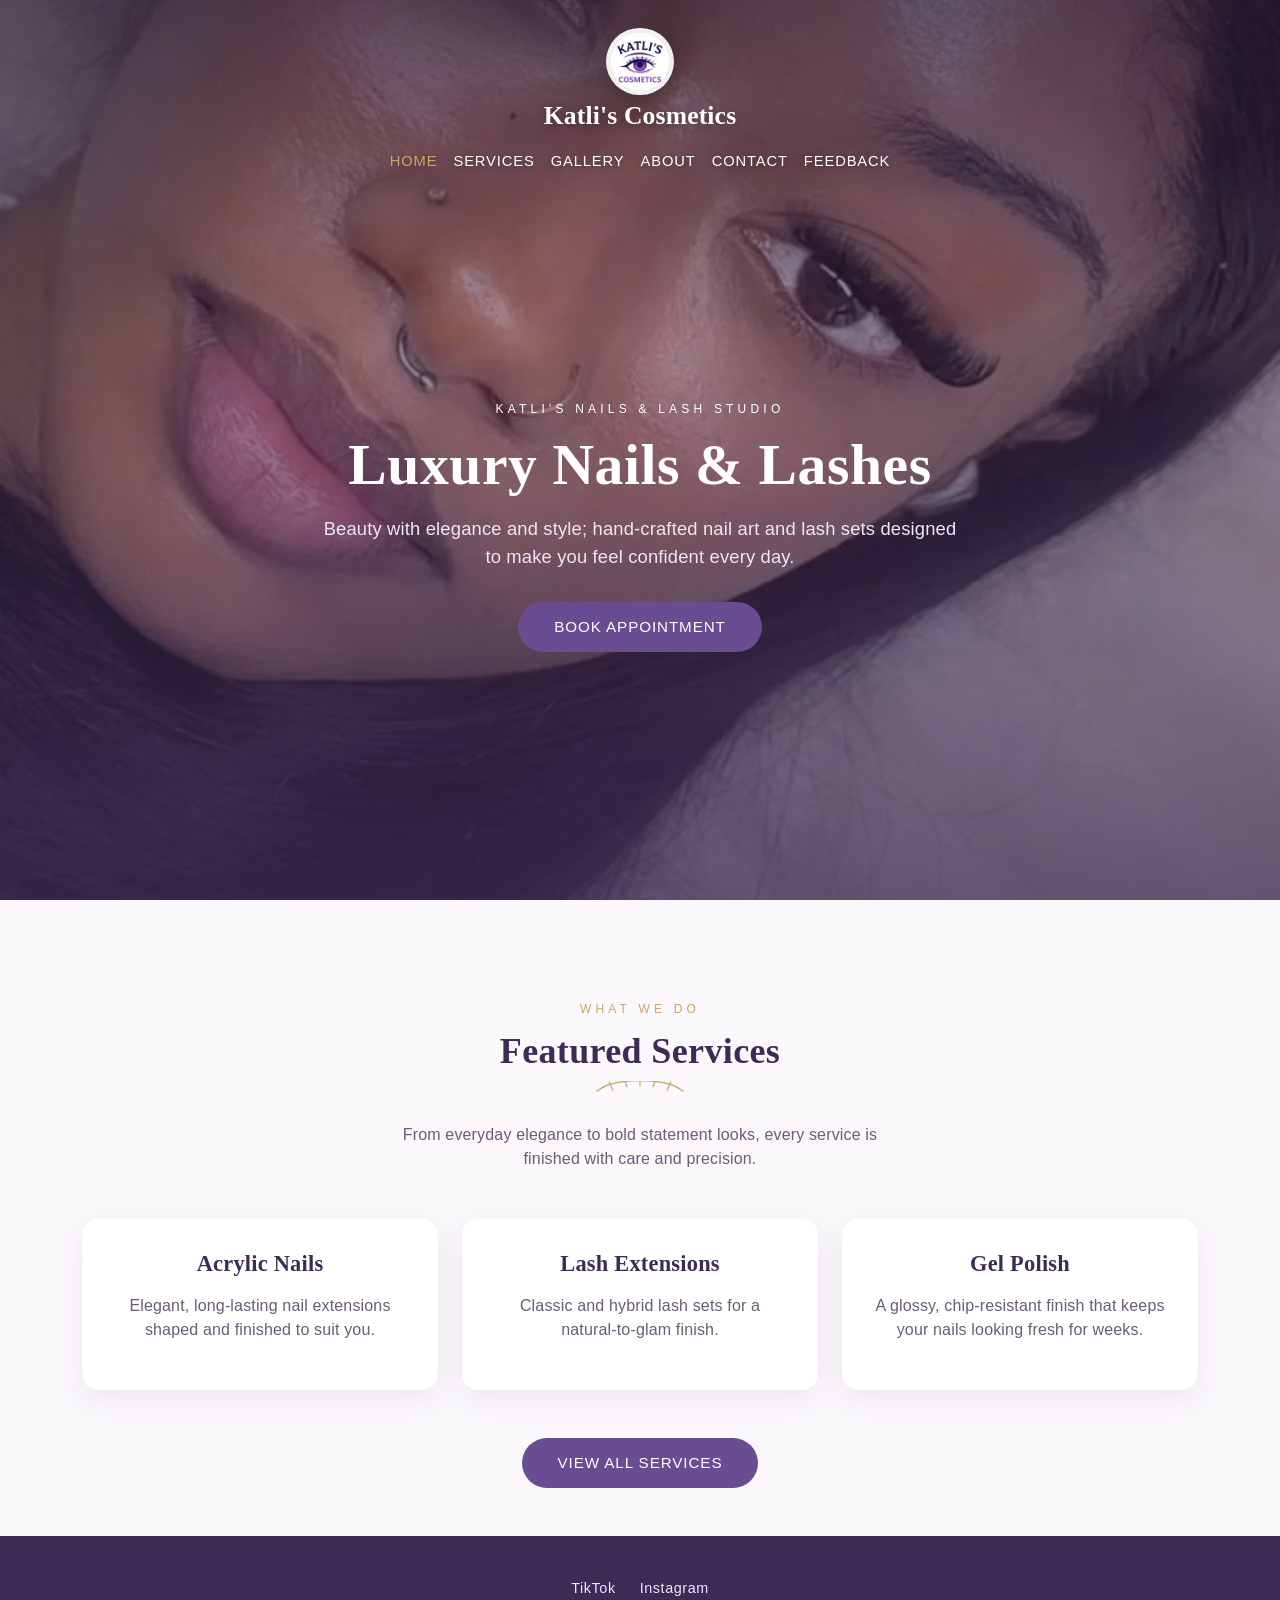
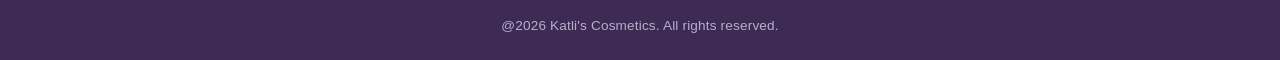
<file: index.html>
<!DOCTYPE html>
<html lang="en">

<head>
    <meta charset="UTF-8">
    <meta name="viewport" content="width=device-width, initial-scale=1.0">
    <title>Katli's Cosmetics | Luxury Nails & Lashes</title>
    <meta name="description" content="Katli's Cosmetics offers professional nail and lash services in Botswana. Book your luxury nail or lash appointment today.">

    <link href="https://cdn.jsdelivr.net/npm/bootstrap@5.3.7/dist/css/bootstrap.min.css" rel="stylesheet">
    <link rel="stylesheet" href="css/style.css">
    <link rel="icon" type="image/jpeg" href="images/logo.jpg">
</head>

<body>

    <section class="hero-section has-image hero-tall" style="background-image: url('images/hybrid-lashes.jpg');">

        <header class="site-header">
            <div class="header-inner">
                <a href="index.html" class="brand">
                    <img src="images/logo.jpg" alt="Katli's Cosmetics logo" class="logo" width="66" height="66">
                    <span class="brand-name">Katli's Cosmetics</span>
                </a>

                <nav class="navbar navbar-expand-lg p-0">
                    <button class="navbar-toggler" type="button" data-bs-toggle="collapse" data-bs-target="#mainNav" aria-controls="mainNav" aria-expanded="false" aria-label="Toggle navigation">
                        <span class="navbar-toggler-icon"></span>
                    </button>
                    <div class="collapse navbar-collapse" id="mainNav">
                        <ul class="navbar-nav">
                            <li class="nav-item"><a class="nav-link active" href="index.html">Home</a></li>
                            <li class="nav-item"><a class="nav-link" href="services.html">Services</a></li>
                            <li class="nav-item"><a class="nav-link" href="gallery.html">Gallery</a></li>
                            <li class="nav-item"><a class="nav-link" href="about.html">About</a></li>
                            <li class="nav-item"><a class="nav-link" href="contact.html">Contact</a></li>
                            <li class="nav-item"><a class="nav-link" href="feedback.html">Feedback</a></li>
                        </ul>
                    </div>
                </nav>
            </div>
        </header>

        <div class="hero-content container">
            <span class="eyebrow">Katli's Nails & Lash Studio</span>
            <h1>Luxury Nails & Lashes</h1>
            <p>Beauty with elegance and style; hand-crafted nail art and lash sets designed to make you feel confident every day.</p>
            <a href="contact.html" class="btn btn-dark">Book Appointment</a>
        </div>
    </section>

    <!-- Featured Services -->
    <section class="container mt-5 pt-5">
        <div class="section-heading">
            <span class="eyebrow">What We Do</span>
            <h2>Featured Services</h2>
            <img src="images/lash-divider.svg" alt="" class="lash-divider" width="90" height="14">
            <p>From everyday elegance to bold statement looks, every service is finished with care and precision.</p>
        </div>

        <div class="row g-4">
            <div class="col-md-4">
                <div class="service-cards">
                    <h4>Acrylic Nails</h4>
                    <p>Elegant, long-lasting nail extensions shaped and finished to suit you.</p>
                </div>
            </div>

            <div class="col-md-4">
                <div class="service-cards">
                    <h4>Lash Extensions</h4>
                    <p>Classic and hybrid lash sets for a natural-to-glam finish.</p>
                </div>
            </div>

            <div class="col-md-4">
                <div class="service-cards">
                    <h4>Gel Polish</h4>
                    <p>A glossy, chip-resistant finish that keeps your nails looking fresh for weeks.</p>
                </div>
            </div>
        </div>

        <div class="text-center mt-5">
            <a href="services.html" class="btn btn-dark">View All Services</a>
        </div>
    </section>

    <!-- Footer -->
    <footer class="footer mt-5">
        <ul class="social-links">
            <li><a href="https://www.tiktok.com/@gwenmoralesss?_r=1&_t=ZS-96WnMBDbLxl" target="_blank" rel="noopener">TikTok</a></li>
            <li><a href="https://www.instagram.com/kls_tto?igsh=MWN1cXE5YjBpYnhsMQ==" target="_blank" rel="noopener">Instagram</a></li>
        </ul>
        <p> @2026 Katli's Cosmetics. All rights reserved.</p>
    </footer>

    <!-- Bootstrap Bundle (needed for the mobile nav toggler) -->
    <script src="https://cdn.jsdelivr.net/npm/bootstrap@5.3.7/dist/js/bootstrap.bundle.min.js"></script>
    <script src="script.js"></script>
</body>

</html>
</file>
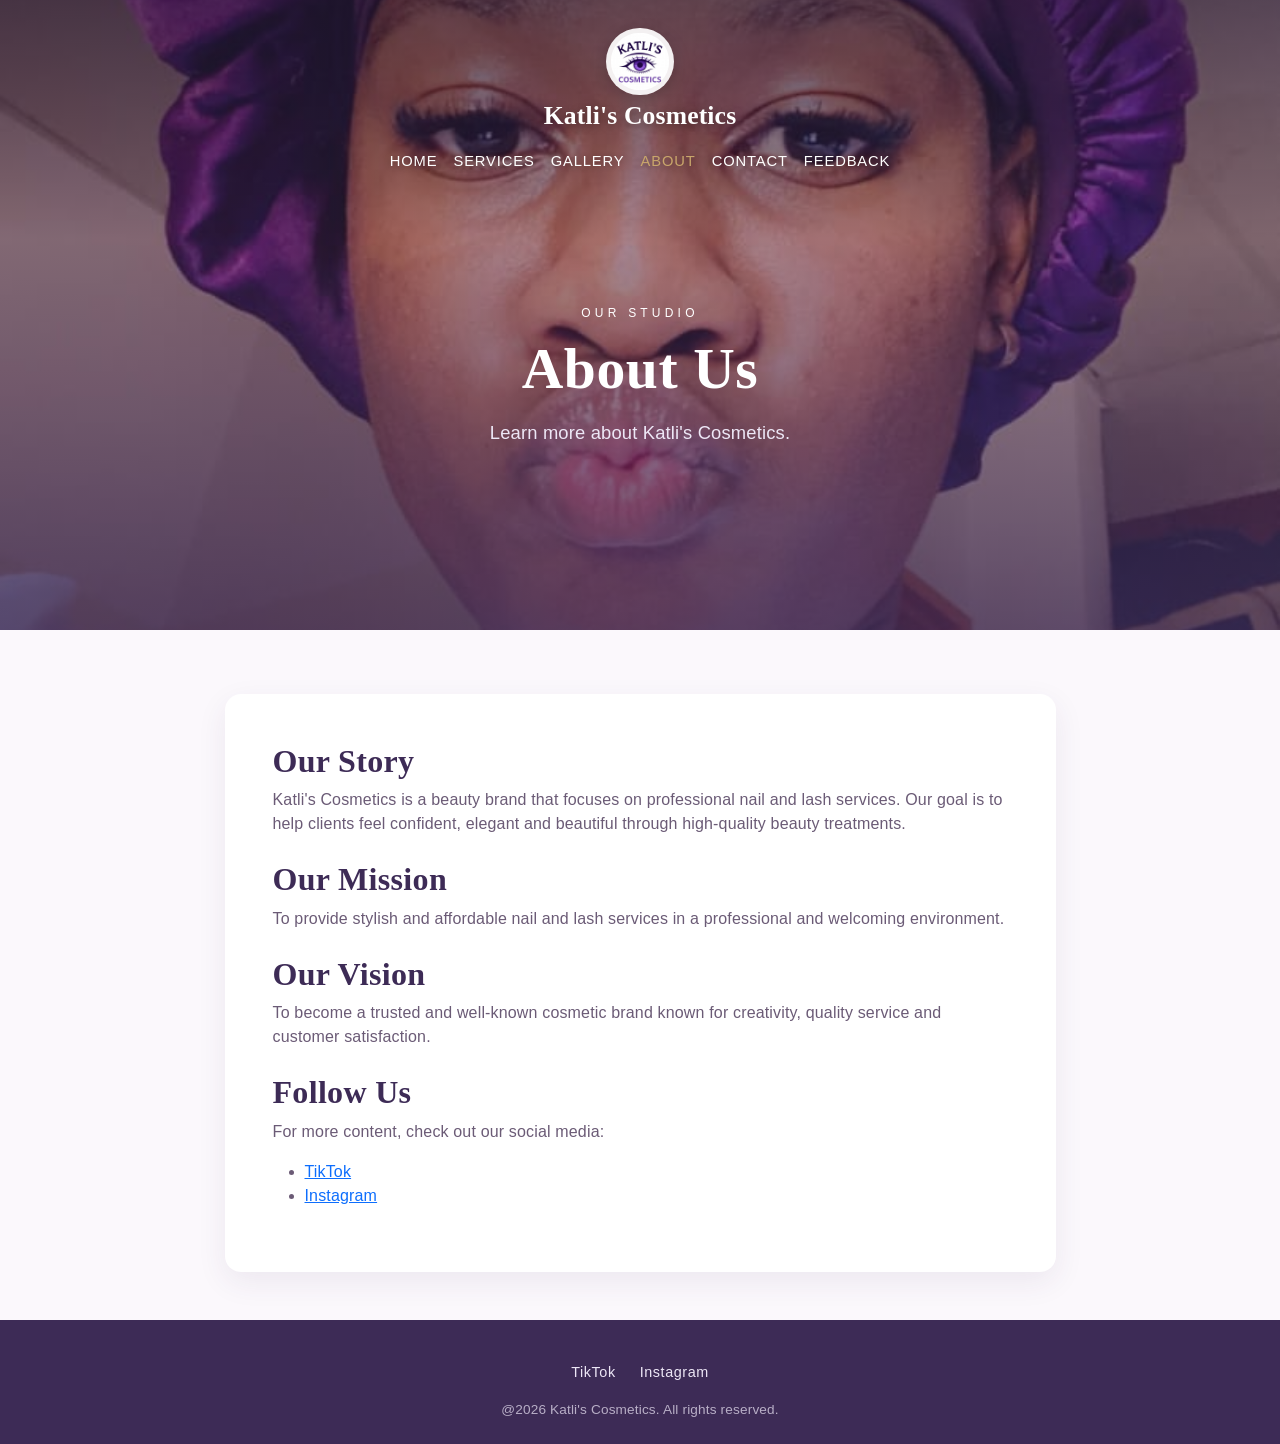
<file: about.html>
<!DOCTYPE html>
<html lang="en">

<head>
    <meta charset="UTF-8">
    <meta name="viewport" content="width=device-width, initial-scale=1.0">
    <title>About | Katli's Cosmetics</title>
    <meta name="description" content="Learn about Katli's Cosmetics our story, mission and vision as a nail and lash studio in Francistown.">

    <link href="https://cdn.jsdelivr.net/npm/bootstrap@5.3.7/dist/css/bootstrap.min.css" rel="stylesheet">
    <link rel="stylesheet" href="css/style.css">
    <link rel="icon" type="image/jpeg" href="images/logo.jpg">
</head>

<body>
    <section class="hero-section has-image page-hero" style="background-image: url('images/classic-lashes2.jpeg');">

        <header class="site-header">
            <div class="header-inner">
                <a href="index.html" class="brand">
                    <img src="images/logo.jpg" alt="Katli's Cosmetics logo" class="logo" width="66" height="66">
                    <span class="brand-name">Katli's Cosmetics</span>
                </a>
                <nav class="navbar navbar-expand-lg p-0">
                    <button class="navbar-toggler" type="button" data-bs-toggle="collapse" data-bs-target="#mainNav" aria-controls="mainNav" aria-expanded="false" aria-label="Toggle navigation">
                        <span class="navbar-toggler-icon"></span>
                    </button>
                    <div class="collapse navbar-collapse" id="mainNav">
                        <ul class="navbar-nav">
                            <li class="nav-item"><a class="nav-link" href="index.html">Home</a></li>
                            <li class="nav-item"><a class="nav-link" href="services.html">Services</a></li>
                            <li class="nav-item"><a class="nav-link" href="gallery.html">Gallery</a></li>
                            <li class="nav-item"><a class="nav-link active" href="about.html">About</a></li>
                            <li class="nav-item"><a class="nav-link" href="contact.html">Contact</a></li>
                            <li class="nav-item"><a class="nav-link" href="feedback.html">Feedback</a></li>
                        </ul>
                    </div>
                </nav>
            </div>
        </header>

        <div class="hero-content container">
            <span class="eyebrow">Our Studio</span>
            <h1>About Us</h1>
            <p>Learn more about Katli's Cosmetics.</p>
        </div>
    </section>

    <section class="container mt-5 pt-3">
        <div class="row justify-content-center">
            <div class="col-lg-9">
                <div class="service-cards p-5 text-start">

                    <h2>Our Story</h2>
                    <p>
                        Katli's Cosmetics is a beauty brand that focuses on professional nail and lash services.
                        Our goal is to help clients feel confident, elegant and beautiful through high-quality beauty treatments.
                    </p>

                    <h2 class="mt-4">Our Mission</h2>
                    <p>
                        To provide stylish and affordable nail and lash services in a professional and welcoming environment.
                    </p>

                    <h2 class="mt-4">Our Vision</h2>
                    <p>
                        To become a trusted and well-known cosmetic brand known for creativity, quality service and customer satisfaction.
                    </p>

                    <h2 class="mt-4">Follow Us</h2>
                    <p>For more content, check out our social media:</p>
                    <ul>
                        <li><a href="https://www.tiktok.com/@gwenmoralesss?_r=1&_t=ZS-96WnMBDbLxl" target="_blank" rel="noopener">TikTok</a></li>
                        <li><a href="https://www.instagram.com/kls_tto?igsh=MWN1cXE5YjBpYnhsMQ==" target="_blank" rel="noopener">Instagram</a></li>
                    </ul>

                </div>
            </div>
        </div>
    </section>

    <footer class="footer mt-5">
        <ul class="social-links">
            <li><a href="https://www.tiktok.com/@gwenmoralesss?_r=1&_t=ZS-96WnMBDbLxl" target="_blank" rel="noopener">TikTok</a></li>
            <li><a href="https://www.instagram.com/kls_tto?igsh=MWN1cXE5YjBpYnhsMQ==" target="_blank" rel="noopener">Instagram</a></li>
        </ul>
        <p> @2026 Katli's Cosmetics. All rights reserved.</p>
    </footer>

    <script src="https://cdn.jsdelivr.net/npm/bootstrap@5.3.7/dist/js/bootstrap.bundle.min.js"></script>
</body>

</html>
</file>
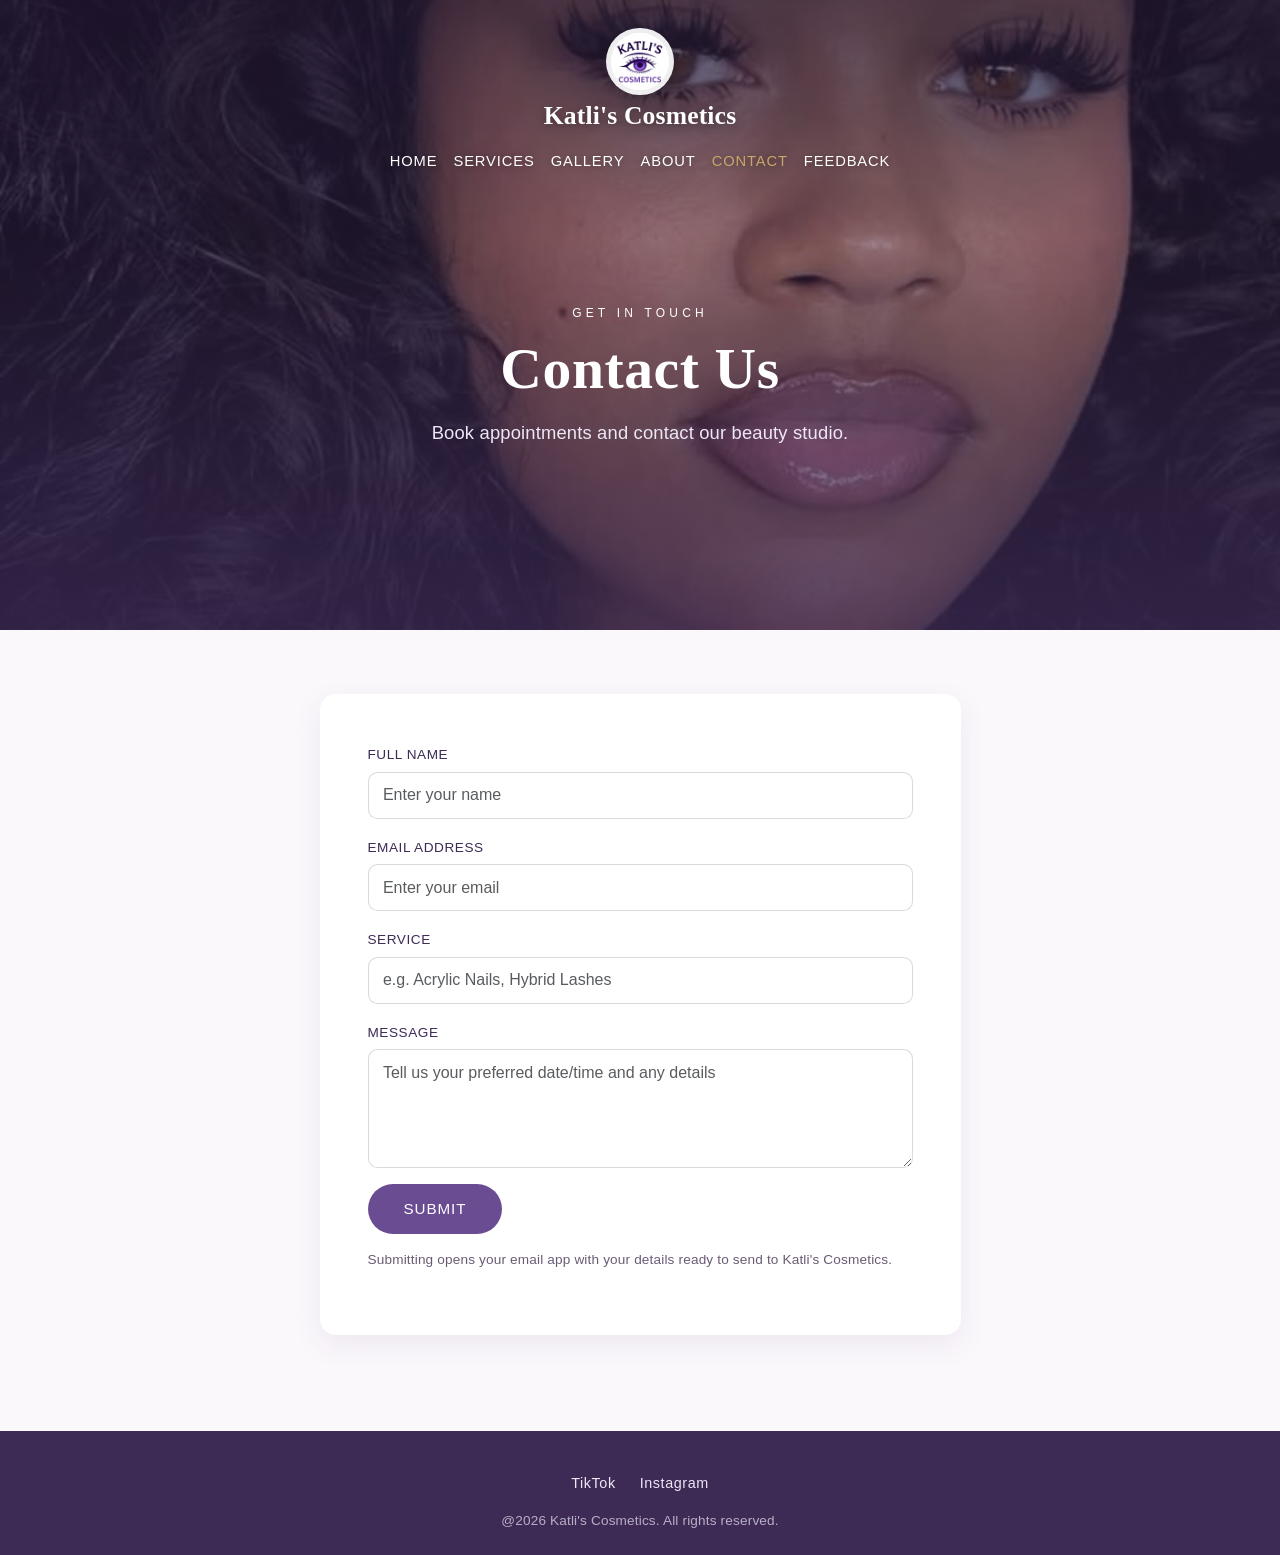
<file: contact.html>
<!DOCTYPE html>
<html lang="en">

<head>
    <meta charset="UTF-8">
    <meta name="viewport" content="width=device-width, initial-scale=1.0">
    <title>Contact | Katli's Cosmetics</title>
    <meta name="description" content="Book an appointment or get in touch with Katli's Cosmetics.">

    <link href="https://cdn.jsdelivr.net/npm/bootstrap@5.3.7/dist/css/bootstrap.min.css" rel="stylesheet">
    <link rel="stylesheet" href="css/style.css">
    <link rel="icon" type="image/jpeg" href="images/logo.jpg">
</head>

<body>
    <section class="hero-section has-image page-hero" style="background-image: url('images/hybrid-lashes3.jpg');">

        <header class="site-header">
            <div class="header-inner">
                <a href="index.html" class="brand">
                    <img src="images/logo.jpg" alt="Katli's Cosmetics logo" class="logo" width="66" height="66">
                    <span class="brand-name">Katli's Cosmetics</span>
                </a>
                <nav class="navbar navbar-expand-lg p-0">
                    <button class="navbar-toggler" type="button" data-bs-toggle="collapse" data-bs-target="#mainNav" aria-controls="mainNav" aria-expanded="false" aria-label="Toggle navigation">
                        <span class="navbar-toggler-icon"></span>
                    </button>
                    <div class="collapse navbar-collapse" id="mainNav">
                        <ul class="navbar-nav">
                            <li class="nav-item"><a class="nav-link" href="index.html">Home</a></li>
                            <li class="nav-item"><a class="nav-link" href="services.html">Services</a></li>
                            <li class="nav-item"><a class="nav-link" href="gallery.html">Gallery</a></li>
                            <li class="nav-item"><a class="nav-link" href="about.html">About</a></li>
                            <li class="nav-item"><a class="nav-link active" href="contact.html">Contact</a></li>
                            <li class="nav-item"><a class="nav-link" href="feedback.html">Feedback</a></li>
                        </ul>
                    </div>
                </nav>
            </div>
        </header>

        <div class="hero-content container">
            <span class="eyebrow">Get In Touch</span>
            <h1>Contact Us</h1>
            <p>Book appointments and contact our beauty studio.</p>
        </div>
    </section>

    <section class="container mt-5 pt-3 pb-5">
        <div class="row justify-content-center">
            <div class="col-lg-7">
                <div class="service-cards p-5 text-start">

                    <form id="contactForm" novalidate>

                        <div class="mb-3">
                            <label class="form-label" for="contactName">Full Name</label>
                            <input type="text" id="contactName" name="name" class="form-control" placeholder="Enter your name" required minlength="2">
                            <div class="invalid-feedback">Please enter your name.</div>
                        </div>

                        <div class="mb-3">
                            <label class="form-label" for="contactEmail">Email Address</label>
                            <input type="email" id="contactEmail" name="email" class="form-control" placeholder="Enter your email" required>
                            <div class="invalid-feedback">Please enter a valid email address.</div>
                        </div>

                        <div class="mb-3">
                            <label class="form-label" for="contactService">Service</label>
                            <input type="text" id="contactService" name="service" class="form-control" placeholder="e.g. Acrylic Nails, Hybrid Lashes" required>
                            <div class="invalid-feedback">Please tell us which service you're interested in.</div>
                        </div>

                        <div class="mb-3">
                            <label class="form-label" for="contactMessage">Message</label>
                            <textarea id="contactMessage" name="message" class="form-control" rows="4" placeholder="Tell us your preferred date/time and any details" required minlength="5"></textarea>
                            <div class="invalid-feedback">Please add a short message.</div>
                        </div>

                        <button type="submit" class="btn btn-dark">Submit</button>

                        <p class="form-note">Submitting opens your email app with your details ready to send to Katli's Cosmetics.</p>
                        <div class="form-success" id="contactSuccess">Thank you! Your email app should now be open with your message ready to send.</div>
                    </form>

                </div>
            </div>
        </div>
    </section>

    <footer class="footer mt-5">
        <ul class="social-links">
            <li><a href="https://www.tiktok.com/@gwenmoralesss?_r=1&_t=ZS-96WnMBDbLxl" target="_blank" rel="noopener">TikTok</a></li>
            <li><a href="https://www.instagram.com/kls_tto?igsh=MWN1cXE5YjBpYnhsMQ==" target="_blank" rel="noopener">Instagram</a></li>
        </ul>
        <p> @2026 Katli's Cosmetics. All rights reserved.</p>
    </footer>

    <script src="https://cdn.jsdelivr.net/npm/bootstrap@5.3.7/dist/js/bootstrap.bundle.min.js"></script>
    <script src="script.js"></script>
</body>

</html>
</file>
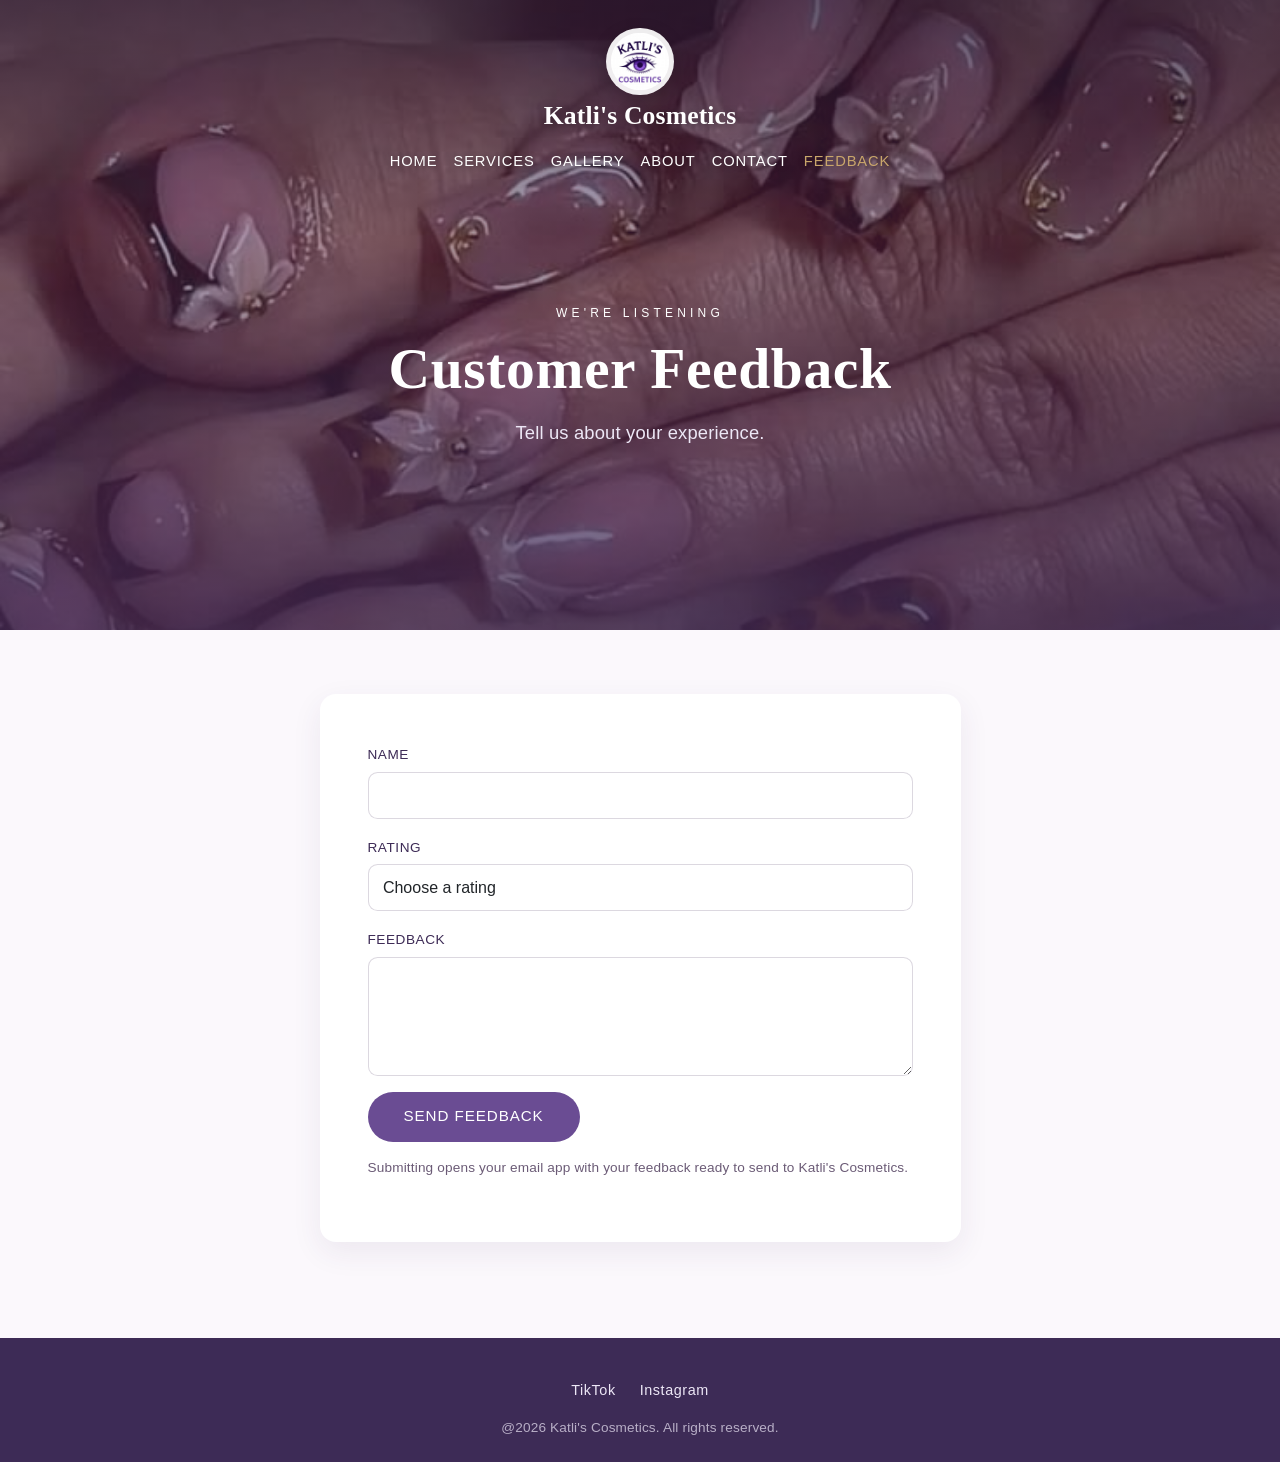
<file: feedback.html>
<!DOCTYPE html>
<html lang="en">

<head>
    <meta charset="UTF-8">
    <meta name="viewport" content="width=device-width, initial-scale=1.0">
    <title>Feedback | Katli's Cosmetics</title>
    <meta name="description" content="Share your feedback about your experience with Katli's Cosmetics.">

    <link href="https://cdn.jsdelivr.net/npm/bootstrap@5.3.7/dist/css/bootstrap.min.css" rel="stylesheet">
    <link rel="stylesheet" href="css/style.css">
    <link rel="icon" type="image/jpeg" href="images/logo.jpg">
</head>

<body>
    <section class="hero-section has-image page-hero" style="background-image: url('images/acrylic-nails2.jpg');">

        <header class="site-header">
            <div class="header-inner">
                <a href="index.html" class="brand">
                    <img src="images/logo.jpg" alt="Katli's Cosmetics logo" class="logo" width="66" height="66">
                    <span class="brand-name">Katli's Cosmetics</span>
                </a>
                <nav class="navbar navbar-expand-lg p-0">
                    <button class="navbar-toggler" type="button" data-bs-toggle="collapse" data-bs-target="#mainNav" aria-controls="mainNav" aria-expanded="false" aria-label="Toggle navigation">
                        <span class="navbar-toggler-icon"></span>
                    </button>
                    <div class="collapse navbar-collapse" id="mainNav">
                        <ul class="navbar-nav">
                            <li class="nav-item"><a class="nav-link" href="index.html">Home</a></li>
                            <li class="nav-item"><a class="nav-link" href="services.html">Services</a></li>
                            <li class="nav-item"><a class="nav-link" href="gallery.html">Gallery</a></li>
                            <li class="nav-item"><a class="nav-link" href="about.html">About</a></li>
                            <li class="nav-item"><a class="nav-link" href="contact.html">Contact</a></li>
                            <li class="nav-item"><a class="nav-link active" href="feedback.html">Feedback</a></li>
                        </ul>
                    </div>
                </nav>
            </div>
        </header>

        <div class="hero-content container">
            <span class="eyebrow">We're Listening</span>
            <h1>Customer Feedback</h1>
            <p>Tell us about your experience.</p>
        </div>
    </section>

    <section class="container mt-5 pt-3 pb-5">
        <div class="row justify-content-center">
            <div class="col-lg-7">
                <div class="service-cards p-5 text-start">

                    <form id="feedbackForm" novalidate>

                        <div class="mb-3">
                            <label class="form-label" for="feedbackName">Name</label>
                            <input type="text" id="feedbackName" name="name" class="form-control" required minlength="2">
                            <div class="invalid-feedback">Please enter your name.</div>
                        </div>

                        <div class="mb-3">
                            <label class="form-label" for="feedbackRating">Rating</label>
                            <select class="form-control" id="feedbackRating" name="rating" required>
                                <option value="" selected disabled>Choose a rating</option>
                                <option>Excellent</option>
                                <option>Good</option>
                                <option>Average</option>
                                <option>Poor</option>
                            </select>
                            <div class="invalid-feedback">Please choose a rating.</div>
                        </div>

                        <div class="mb-3">
                            <label class="form-label" for="feedbackMessage">Feedback</label>
                            <textarea id="feedbackMessage" name="message" class="form-control" rows="4" required minlength="5"></textarea>
                            <div class="invalid-feedback">Please share a few words of feedback.</div>
                        </div>

                        <button type="submit" class="btn btn-dark">Send Feedback</button>

                        <p class="form-note">Submitting opens your email app with your feedback ready to send to Katli's Cosmetics.</p>
                        <div class="form-success" id="feedbackSuccess">Thank you for your feedback! Your email app should now be open.</div>
                    </form>

                </div>
            </div>
        </div>
    </section>

    <footer class="footer mt-5">
        <ul class="social-links">
            <li><a href="https://www.tiktok.com/@gwenmoralesss?_r=1&_t=ZS-96WnMBDbLxl" target="_blank" rel="noopener">TikTok</a></li>
            <li><a href="https://www.instagram.com/kls_tto?igsh=MWN1cXE5YjBpYnhsMQ==" target="_blank" rel="noopener">Instagram</a></li>
        </ul>
        <p> @2026 Katli's Cosmetics. All rights reserved.</p>
    </footer>

    <script src="https://cdn.jsdelivr.net/npm/bootstrap@5.3.7/dist/js/bootstrap.bundle.min.js"></script>
    <script src="script.js"></script>
</body>

</html>
</file>
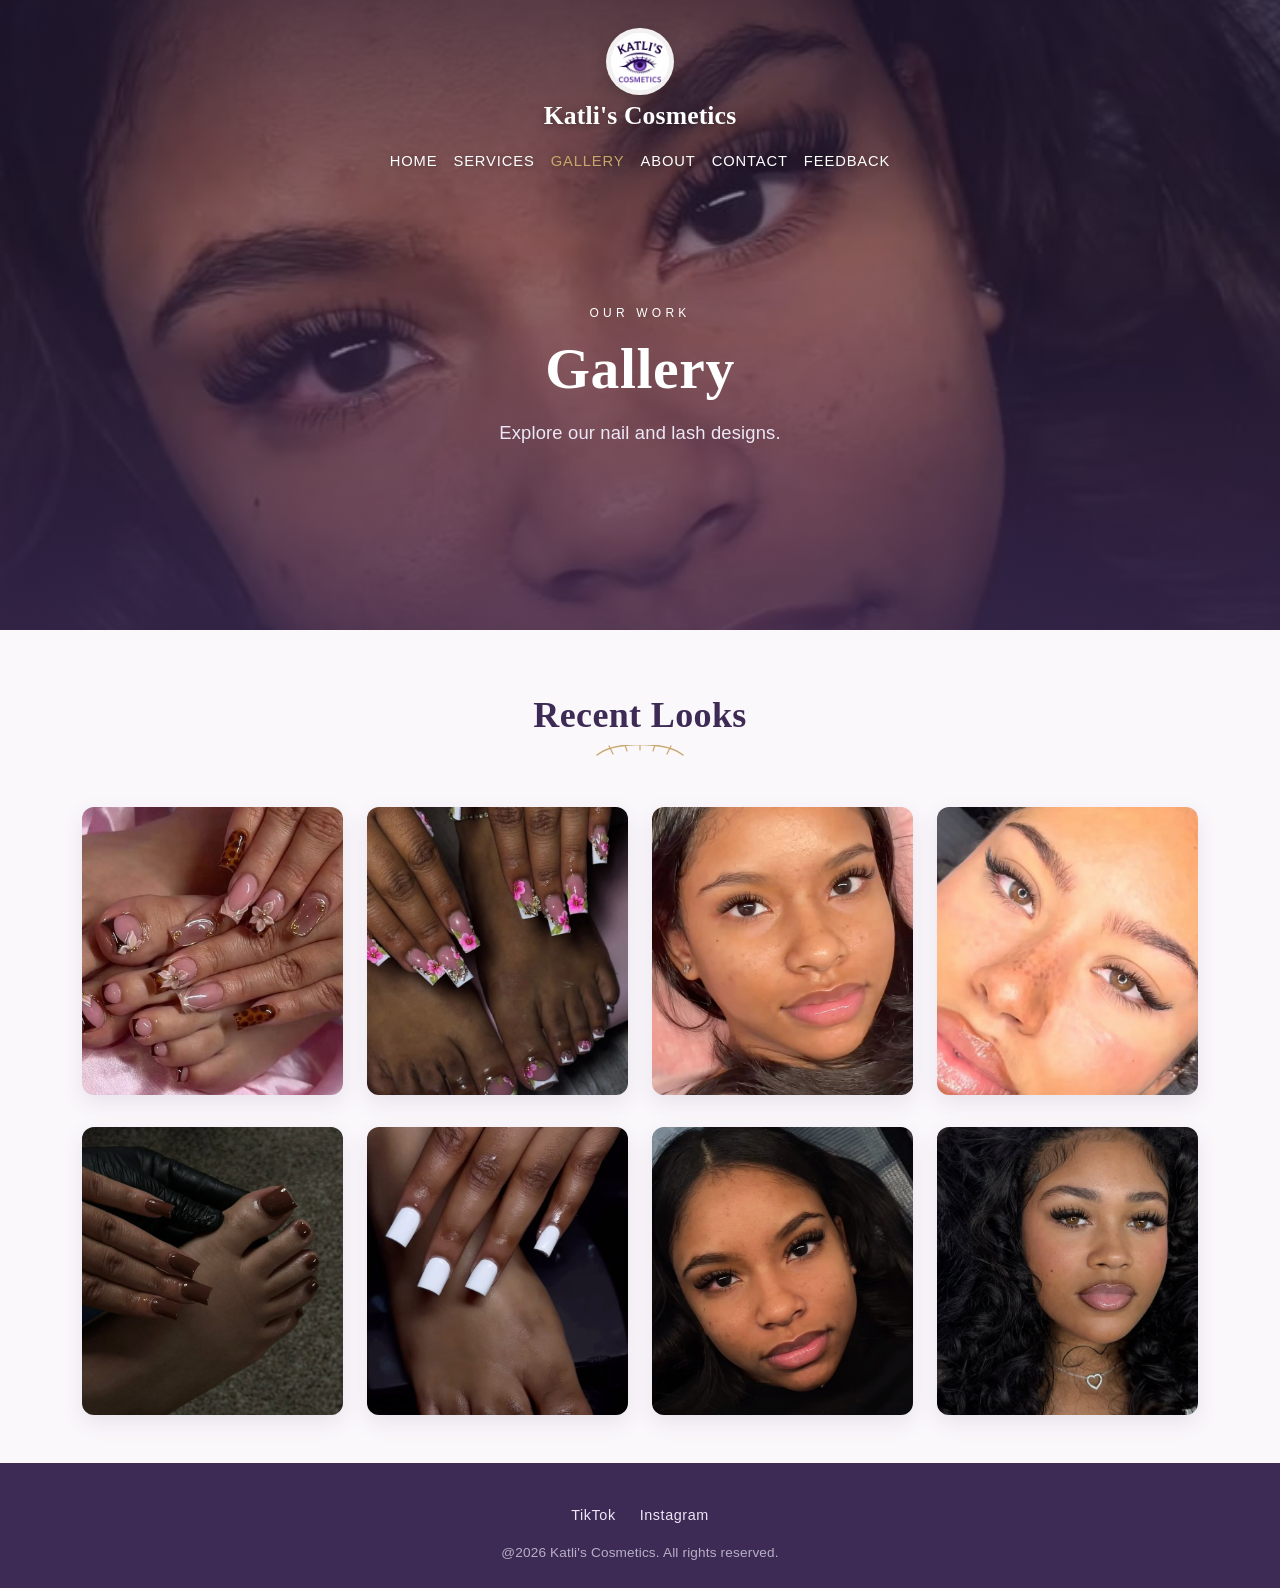
<file: gallery.html>
<!DOCTYPE html>
<html lang="en">

<head>
    <meta charset="UTF-8">
    <meta name="viewport" content="width=device-width, initial-scale=1.0">
    <title>Gallery | Katli's Cosmetics</title>
    <meta name="description" content="Browse a gallery of nail and lash designs by Katli's Cosmetics.">

    <link href="https://cdn.jsdelivr.net/npm/bootstrap@5.3.7/dist/css/bootstrap.min.css" rel="stylesheet">
    <link rel="stylesheet" href="css/style.css">
    <link rel="icon" type="image/jpeg" href="images/logo.jpg">
</head>

<body>
    <section class="hero-section has-image page-hero" style="background-image: url('images/hybrid-lashes2.jpg');">

        <header class="site-header">
            <div class="header-inner">
                <a href="index.html" class="brand">
                    <img src="images/logo.jpg" alt="Katli's Cosmetics logo" class="logo" width="66" height="66">
                    <span class="brand-name">Katli's Cosmetics</span>
                </a>
                <nav class="navbar navbar-expand-lg p-0">
                    <button class="navbar-toggler" type="button" data-bs-toggle="collapse" data-bs-target="#mainNav" aria-controls="mainNav" aria-expanded="false" aria-label="Toggle navigation">
                        <span class="navbar-toggler-icon"></span>
                    </button>
                    <div class="collapse navbar-collapse" id="mainNav">
                        <ul class="navbar-nav">
                            <li class="nav-item"><a class="nav-link" href="index.html">Home</a></li>
                            <li class="nav-item"><a class="nav-link" href="services.html">Services</a></li>
                            <li class="nav-item"><a class="nav-link active" href="gallery.html">Gallery</a></li>
                            <li class="nav-item"><a class="nav-link" href="about.html">About</a></li>
                            <li class="nav-item"><a class="nav-link" href="contact.html">Contact</a></li>
                            <li class="nav-item"><a class="nav-link" href="feedback.html">Feedback</a></li>
                        </ul>
                    </div>
                </nav>
            </div>
        </header>

        <div class="hero-content container">
            <span class="eyebrow">Our Work</span>
            <h1>Gallery</h1>
            <p>Explore our nail and lash designs.</p>
        </div>
    </section>

    <section class="container mt-5 pt-3">
        <div class="section-heading">
            <h2>Recent Looks</h2>
            <img src="images/lash-divider.svg" alt="" class="lash-divider" width="90" height="14">
        </div>

        <div class="row g-4">
            <div class="col-6 col-md-3">
                <img src="images/acrylic-nails2.jpg" class="gallery-image" alt="Acrylic nail set with floral detailing" width="300" height="288">
            </div>
            <div class="col-6 col-md-3">
                <img src="images/acrylic-nails3.jpg" class="gallery-image" alt="Long acrylic nails in a nude tone" width="300" height="288">
            </div>
            <div class="col-6 col-md-3">
                <img src="images/classic-lashes.jpg" class="gallery-image" alt="Classic lash extensions close-up" width="300" height="288">
            </div>
            <div class="col-6 col-md-3">
                <img src="images/classic-lashes3.jpg" class="gallery-image" alt="Natural-finish classic lash set" width="300" height="288">
            </div>
        </div>

        <div class="row g-4 mt-2">
            <div class="col-6 col-md-3">
                <img src="images/gel-nails2.jpg" class="gallery-image" alt="Gel polish nail design" width="300" height="288">
            </div>
            <div class="col-6 col-md-3">
                <img src="images/gel-nails3.jpg" class="gallery-image" alt="Luxury gel nail set" width="300" height="288">
            </div>
            <div class="col-6 col-md-3">
                <img src="images/hybrid-lashes2.jpg" class="gallery-image" alt="Hybrid lash set with volume fans" width="300" height="288">
            </div>
            <div class="col-6 col-md-3">
                <img src="images/hybrid-lashes3.jpg" class="gallery-image" alt="Textured hybrid lash styling" width="300" height="288">
            </div>
        </div>
    </section>

    <footer class="footer mt-5">
        <ul class="social-links">
            <li><a href="https://www.tiktok.com/@gwenmoralesss?_r=1&_t=ZS-96WnMBDbLxl" target="_blank" rel="noopener">TikTok</a></li>
            <li><a href="https://www.instagram.com/kls_tto?igsh=MWN1cXE5YjBpYnhsMQ==" target="_blank" rel="noopener">Instagram</a></li>
        </ul>
        <p> @2026 Katli's Cosmetics. All rights reserved.</p>
    </footer>

    <script src="https://cdn.jsdelivr.net/npm/bootstrap@5.3.7/dist/js/bootstrap.bundle.min.js"></script>
</body>

</html>
</file>
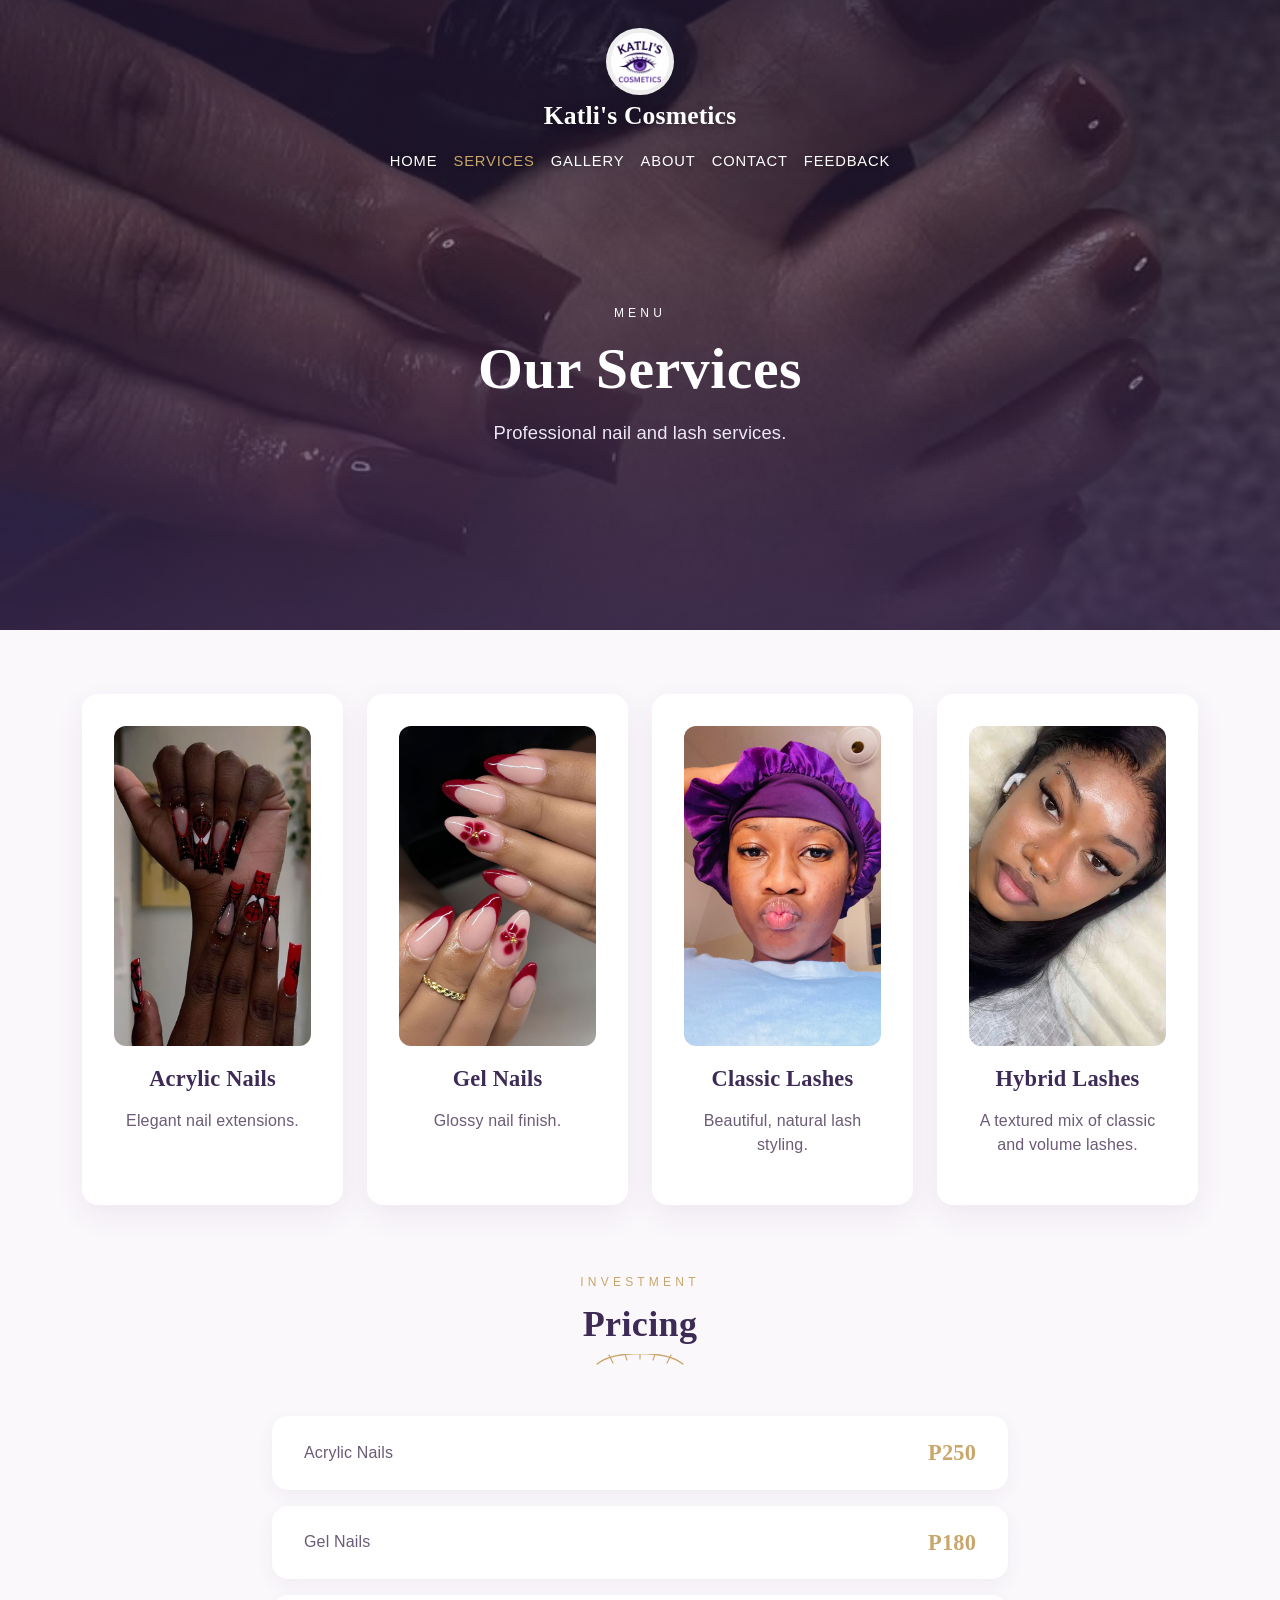
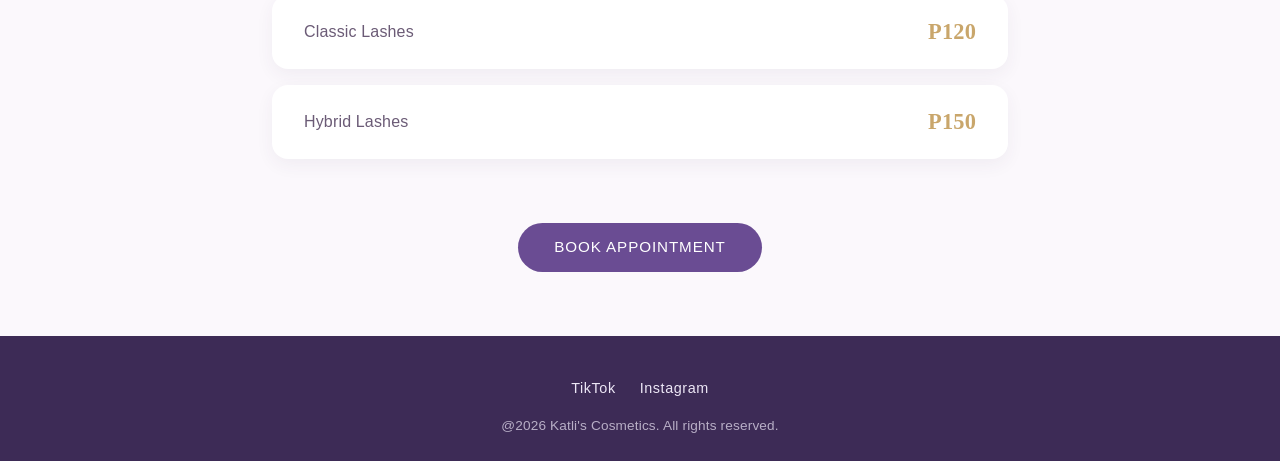
<file: services.html>
<!DOCTYPE html>
<html lang="en">

<head>
    <meta charset="UTF-8">
    <meta name="viewport" content="width=device-width, initial-scale=1.0">
    <title>Services | Katli's Cosmetics</title>
    <meta name="description" content="Explore Katli's Cosmetics nail and lash services and pricing.">

    <link href="https://cdn.jsdelivr.net/npm/bootstrap@5.3.7/dist/css/bootstrap.min.css" rel="stylesheet">
    <link rel="stylesheet" href="css/style.css">
    <link rel="icon" type="image/jpeg" href="images/logo.jpg">
</head>

<body>
    <section class="hero-section has-image page-hero" style="background-image: url('images/gel-nails2.jpg');">

        <header class="site-header">
            <div class="header-inner">
                <a href="index.html" class="brand">
                    <img src="images/logo.jpg" alt="Katli's Cosmetics logo" class="logo" width="66" height="66">
                    <span class="brand-name">Katli's Cosmetics</span>
                </a>
                <nav class="navbar navbar-expand-lg p-0">
                    <button class="navbar-toggler" type="button" data-bs-toggle="collapse" data-bs-target="#mainNav" aria-controls="mainNav" aria-expanded="false" aria-label="Toggle navigation">
                        <span class="navbar-toggler-icon"></span>
                    </button>
                    <div class="collapse navbar-collapse" id="mainNav">
                        <ul class="navbar-nav">
                            <li class="nav-item"><a class="nav-link" href="index.html">Home</a></li>
                            <li class="nav-item"><a class="nav-link active" href="services.html">Services</a></li>
                            <li class="nav-item"><a class="nav-link" href="gallery.html">Gallery</a></li>
                            <li class="nav-item"><a class="nav-link" href="about.html">About</a></li>
                            <li class="nav-item"><a class="nav-link" href="contact.html">Contact</a></li>
                            <li class="nav-item"><a class="nav-link" href="feedback.html">Feedback</a></li>
                        </ul>
                    </div>
                </nav>
            </div>
        </header>

        <div class="hero-content container">
            <span class="eyebrow">Menu</span>
            <h1>Our Services</h1>
            <p>Professional nail and lash services.</p>
        </div>
    </section>

    <section class="container mt-5 pt-3">
        <div class="row g-4">

            <div class="col-md-6 col-lg-3">
                <div class="service-cards">
                    <img src="images/acrylic-nails.jpg" class="service-image" alt="Close-up of elegant acrylic nail extensions" width="400" height="320">
                    <h4>Acrylic Nails</h4>
                    <p>Elegant nail extensions.</p>
                </div>
            </div>

            <div class="col-md-6 col-lg-3">
                <div class="service-cards">
                    <img src="images/gel-nails.jpg" class="service-image" alt="Glossy gel polish nail set" width="400" height="320">
                    <h4>Gel Nails</h4>
                    <p>Glossy nail finish.</p>
                </div>
            </div>

            <div class="col-md-6 col-lg-3">
                <div class="service-cards">
                    <img src="images/classic-lashes2.jpeg" class="service-image" alt="Classic lash extension set" width="400" height="320">
                    <h4>Classic Lashes</h4>
                    <p>Beautiful, natural lash styling.</p>
                </div>
            </div>

            <div class="col-md-6 col-lg-3">
                <div class="service-cards">
                    <img src="images/hybrid-lashes.jpg" class="service-image" alt="Hybrid lash extension set" width="400" height="320">
                    <h4>Hybrid Lashes</h4>
                    <p>A textured mix of classic and volume lashes.</p>
                </div>
            </div>

        </div>
    </section>

    <section class="container mt-5 pt-3 pb-3">
        <div class="section-heading">
            <span class="eyebrow">Investment</span>
            <h2>Pricing</h2>
            <img src="images/lash-divider.svg" alt="" class="lash-divider" width="90" height="14">
        </div>

        <div class="row justify-content-center">
            <div class="col-lg-8">
                <div class="price-row mb-3">
                    <span>Acrylic Nails</span>
                    <span class="price">P250</span>
                </div>
                <div class="price-row mb-3">
                    <span>Gel Nails</span>
                    <span class="price">P180</span>
                </div>
                <div class="price-row mb-3">
                    <span>Classic Lashes</span>
                    <span class="price">P120</span>
                </div>
                <div class="price-row mb-3">
                    <span>Hybrid Lashes</span>
                    <span class="price">P150</span>
                </div>
            </div>
        </div>

        <div class="text-center mt-5">
            <a href="contact.html" class="btn btn-dark">Book Appointment</a>
        </div>
    </section>

    <footer class="footer mt-5">
        <ul class="social-links">
            <li><a href="https://www.tiktok.com/@gwenmoralesss?_r=1&_t=ZS-96WnMBDbLxl" target="_blank" rel="noopener">TikTok</a></li>
            <li><a href="https://www.instagram.com/kls_tto?igsh=MWN1cXE5YjBpYnhsMQ==" target="_blank" rel="noopener">Instagram</a></li>
        </ul>
        <p> @2026 Katli's Cosmetics. All rights reserved.</p>
    </footer>

    <script src="https://cdn.jsdelivr.net/npm/bootstrap@5.3.7/dist/js/bootstrap.bundle.min.js"></script>
</body>

</html>
</file>
<file: css/style.css>
:root{
  --cream: #FBF8FC;
  --plum-ink: #3D2B56;
  --purple: #6A4C93;
  --purple-deep: #4B3F72;
  --lavender: #EDE7F6;
  --gold: #C9A66B;
  --muted: #6B5B76;
}

*{ box-sizing: border-box; }

body{
    margin: 0;
    padding: 0;
    font-family: 'Jost', Arial, Helvetica, sans-serif;
    background-color: var(--cream);
    color: var(--muted);
    font-weight: 300;
    letter-spacing: 0.01em;
}

h1, h2, h3, h4{
    font-family: 'Cormorant Garamond', Georgia, serif;
    color: var(--plum-ink);
    font-weight: 600;
    letter-spacing: 0.01em;
}

/* Small gold eyebrow / signature divider*/
.eyebrow{
    display: inline-block;
    font-family: 'Jost', sans-serif;
    font-size: 0.75rem;
    letter-spacing: 0.35em;
    text-transform: uppercase;
    color: var(--gold);
    margin-bottom: 0.75rem;
}
.lash-divider{
    width: 90px;
    height: 14px;
    margin: 0 auto 1.75rem;
    display: block;
}

.hero-section{
    position: relative;
    text-align: center;
    background-color: var(--lavender);
    background-size: cover;
    background-position: center;
    overflow: hidden;
    display: flex;
    flex-direction: column;
    min-height: 70vh;
}
.hero-section.hero-tall{
    min-height: 100vh;
}
.hero-section.has-image{
    color: #fff;
}
.hero-section.has-image::before{
    content: "";
    position: absolute;
    inset: 0;
    background: linear-gradient(180deg, rgba(38,26,56,0.72) 0%, rgba(61,43,86,0.45) 38%, rgba(61,43,86,0.78) 100%);
}
.hero-section .container{
    position: relative;
    z-index: 2;
}
.hero-section h1{
    font-size: clamp(2.4rem, 5vw, 3.6rem);
    margin-bottom: 1rem;
}
.hero-section.has-image h1,
.hero-section.has-image .eyebrow{
    color: #fff;
}
.hero-section p{
    font-size: 1.15rem;
    margin-bottom: 2rem;
    max-width: 40rem;
    margin-left: auto;
    margin-right: auto;
}
.hero-section.has-image p{
    color: #EDE7F6;
}
.hero-content{
    position: relative;
    z-index: 2;
    margin: auto;
    padding: 2rem 1.5rem 4rem;
}

/* ---- Header, overlaid on the hero image ---- */
.site-header{
    position: relative;
    z-index: 3;
    padding: 1.75rem 1.5rem 0;
}
.header-inner{
    max-width: 1200px;
    margin: 0 auto;
    display: flex;
    flex-direction: column;
    align-items: center;
    gap: 0.85rem;
}

.brand{
    display: flex;
    flex-direction: column;
    align-items: center;
    gap: 0.5rem;
    text-decoration: none;
}

.logo{
    width: 4.2rem;
    height: 4.2rem;
    object-fit: contain;
    display: block;
    border-radius: 50%;
    background: rgba(255,255,255,0.92);
    padding: 0.3rem;
    box-shadow: 0 6px 18px rgba(0,0,0,0.2);
}

.brand-name{
    font-family: 'Cormorant Garamond', serif;
    font-weight: 600;
    font-size: 1.6rem;
    color: #fff;
    line-height: 1;
    text-shadow: 0 2px 10px rgba(0,0,0,0.35);
}

.navbar-nav .nav-link{
    font-family: 'Jost', sans-serif;
    font-size: 0.92rem;
    letter-spacing: 0.06em;
    text-transform: uppercase;
    color: #fff;
    padding: 0.5rem 0.9rem;
    transition: color 0.25s ease;
    text-shadow: 0 1px 6px rgba(0,0,0,0.3);
}
.navbar-nav .nav-link:hover,
.navbar-nav .nav-link.active{
    color: var(--gold);
}
.navbar-toggler{
    border: 1px solid rgba(255,255,255,0.55);
}
.navbar-toggler-icon{
    filter: invert(1) grayscale(100%) brightness(200%);
}
.page-hero .hero-content{
    padding: 1.5rem 1.5rem 3.5rem;
}

.btn-dark{
    background-color: var(--purple);
    border: none;
    padding: 0.85rem 2.25rem;
    font-family: 'Jost', sans-serif;
    font-size: 0.95rem;
    letter-spacing: 0.06em;
    text-transform: uppercase;
    border-radius: 2rem;
    transition: background-color 0.3s ease, transform 0.3s ease;
}
.btn-dark:hover{
    background-color: var(--gold);
    color: var(--plum-ink);
    transform: translateY(-2px);
}

.section-heading{
    text-align: center;
    margin-bottom: 3rem;
}
.section-heading h2{
    font-size: 2.25rem;
    margin-bottom: 0.5rem;
}
.section-heading p{
    color: var(--muted);
    max-width: 32rem;
    margin: 0 auto;
}

.service-cards{
    background-color: #fff;
    border-radius: 1rem;
    box-shadow: 0 10px 30px rgba(61,43,86,0.08);
    padding: 2rem;
    text-align: center;
    height: 100%;
    transition: transform 0.3s ease, box-shadow 0.3s ease;
}
.service-cards:hover{
    transform: translateY(-6px);
    box-shadow: 0 16px 36px rgba(61,43,86,0.14);
}
.service-cards h4{
    margin-bottom: 1rem;
    font-size: 1.4rem;
}
.service-image{
    width: 100%;
    height: 20rem;
    object-fit: cover;
    border-radius: 0.75rem;
    margin-bottom: 1.25rem;
}

.price-row{
    background-color: #fff;
    border-radius: 1rem;
    box-shadow: 0 6px 18px rgba(61,43,86,0.06);
    padding: 1.25rem 2rem;
    display: flex;
    justify-content: space-between;
    align-items: center;
}
.price-row .price{
    font-family: 'Cormorant Garamond', serif;
    font-size: 1.4rem;
    color: var(--gold);
    font-weight: 600;
}

.gallery-image{
    width: 100%;
    height: 18rem;
    object-fit: cover;
    border-radius: 0.75rem;
    box-shadow: 0 8px 22px rgba(61,43,86,0.1);
    transition: transform 0.35s ease, box-shadow 0.35s ease;
}
.gallery-image:hover{
    transform: scale(1.03);
    box-shadow: 0 14px 30px rgba(61,43,86,0.18);
}

.form-label{
    font-family: 'Jost', sans-serif;
    font-size: 0.85rem;
    letter-spacing: 0.04em;
    text-transform: uppercase;
    color: var(--plum-ink);
    margin-bottom: 0.4rem;
}
.form-control{
    border: 1px solid rgba(61,43,86,0.18);
    border-radius: 0.6rem;
    padding: 0.65rem 0.9rem;
}
.form-control:focus{
    border-color: var(--gold);
    box-shadow: 0 0 0 0.2rem rgba(201,166,107,0.25);
}
.form-note{
    font-size: 0.85rem;
    color: var(--muted);
    margin-top: 1rem;
}
.form-success{
    display: none;
    background-color: var(--lavender);
    color: var(--plum-ink);
    border-radius: 0.6rem;
    padding: 1rem 1.25rem;
    margin-top: 1.25rem;
    font-size: 0.95rem;
}
.form-success.show{
    display: block;
}

.footer{
    background-color: var(--plum-ink);
    color: #EDE7F6;
    padding: 2.5rem 1.5rem 1.5rem;
    text-align: center;
}
.footer .social-links{
    display: flex;
    justify-content: center;
    gap: 1.5rem;
    margin-bottom: 1rem;
    list-style: none;
    padding: 0;
}
.footer .social-links a{
    color: #EDE7F6;
    text-decoration: none;
    font-size: 0.9rem;
    letter-spacing: 0.04em;
    border-bottom: 1px solid transparent;
    transition: border-color 0.25s ease, color 0.25s ease;
}
.footer .social-links a:hover{
    color: var(--gold);
    border-color: var(--gold);
}
.footer p{
    margin: 0;
    font-size: 0.85rem;
    color: rgba(237,231,246,0.7);
}

/*] Responsive tweaks */
@media (max-width: 991.98px){
    .navbar-nav{
        text-align: center;
        margin-top: 0.5rem;
        background: rgba(61,43,86,0.55);
        border-radius: 0.75rem;
        padding: 0.5rem 0;
    }
    .hero-section{
        min-height: 60vh;
    }
    .hero-section.hero-tall{
        min-height: 85vh;
    }
}
</file>
